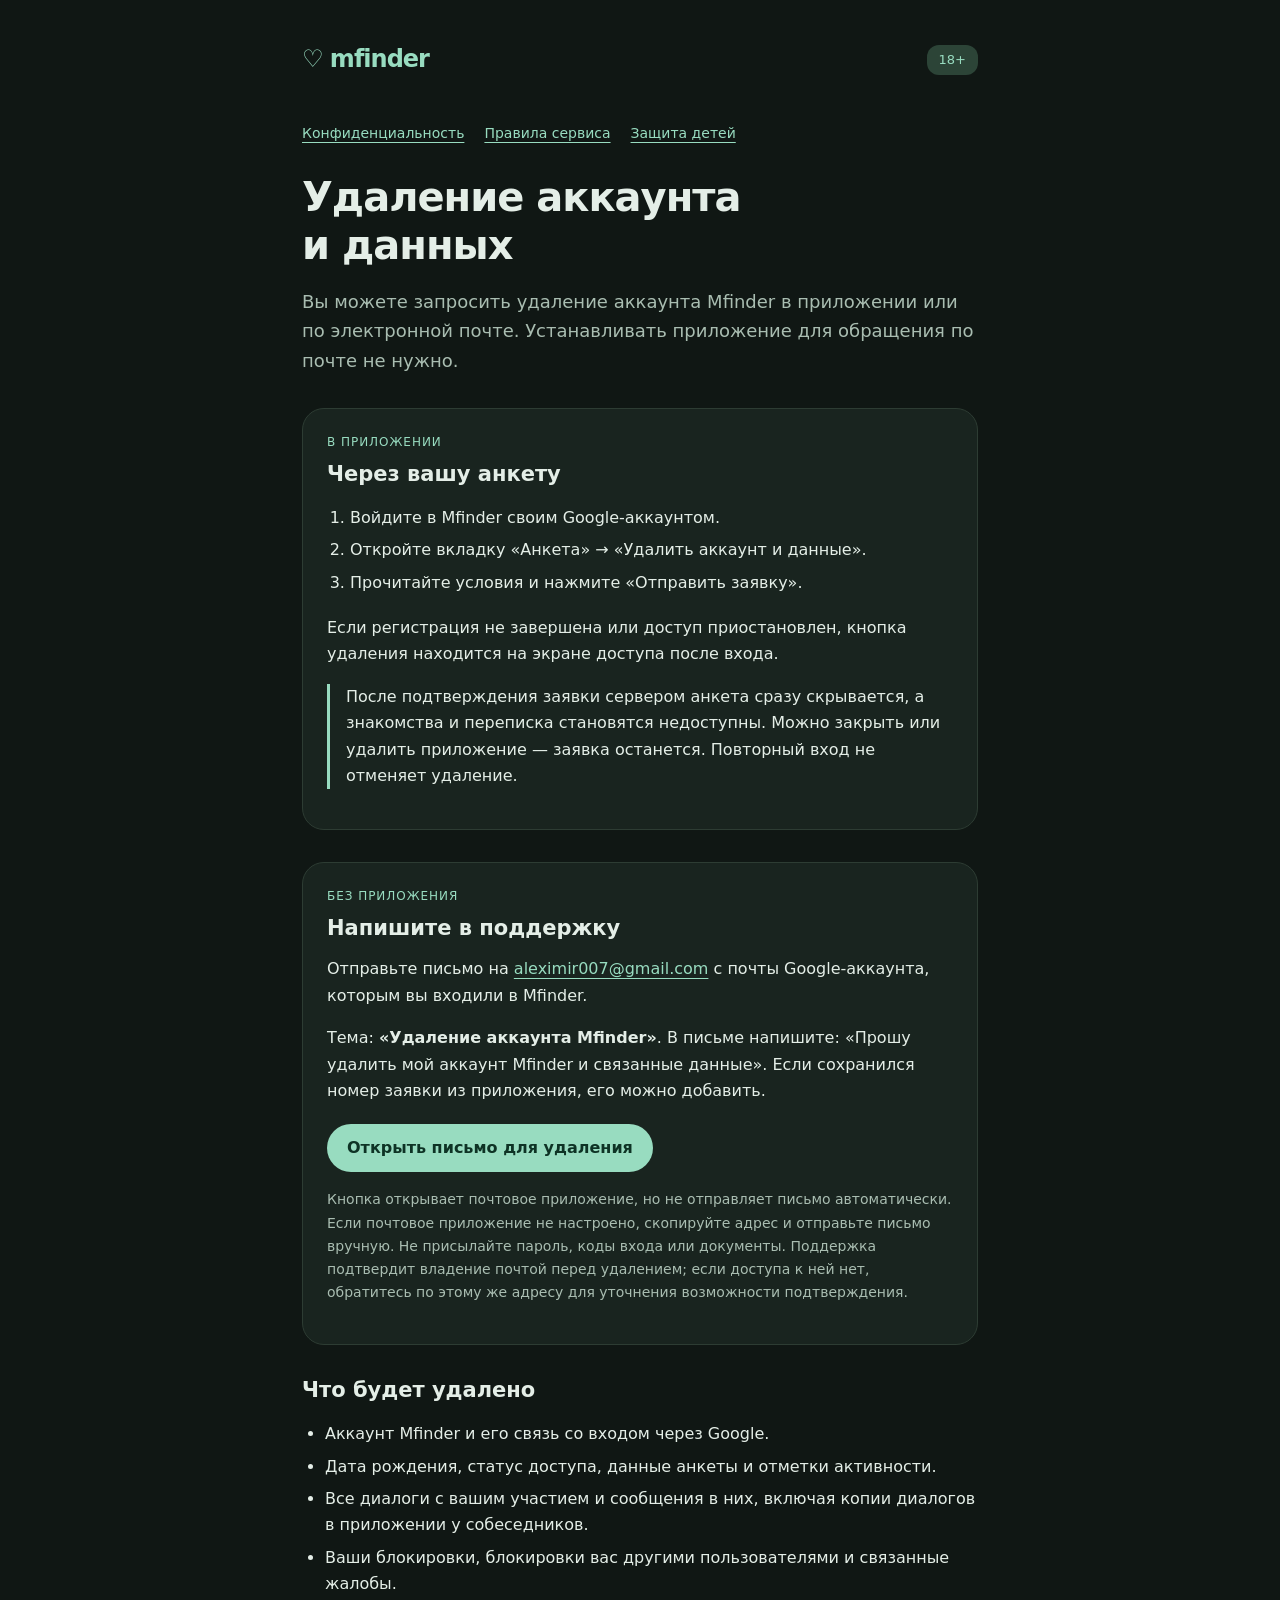
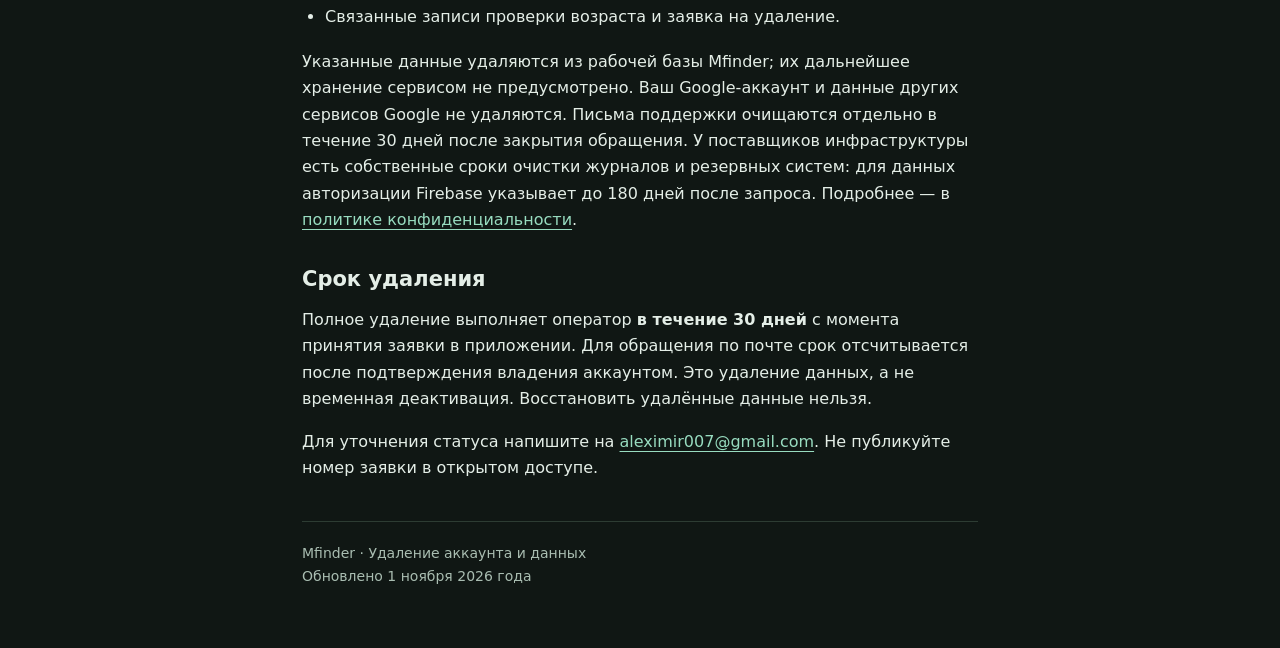
<file: index.html>
<!doctype html>
<html lang="ru">
<head>
  <meta charset="utf-8">
  <meta name="viewport" content="width=device-width,initial-scale=1">
  <meta name="description" content="Как удалить аккаунт Mfinder и связанные данные: заявка в приложении или обращение по электронной почте без установки приложения.">
  <title>Удаление аккаунта и данных — Mfinder</title>
  <style>
    :root{color-scheme:dark;font:16px/1.65 system-ui,sans-serif;color:#e4eee7;background:#101714}
    *{box-sizing:border-box}body{margin:0}main{width:min(720px,100%);margin:auto;padding:40px 22px 60px}
    header{display:flex;justify-content:space-between;align-items:center;gap:16px;margin-bottom:42px}.brand{font-weight:650;font-size:24px;letter-spacing:-1px;color:#98dcc0}.age{font-size:13px;color:#98dcc0;background:#2c4437;padding:4px 12px;border-radius:12px}
    h1{font-size:clamp(28px,6vw,40px);line-height:1.2;letter-spacing:-1px;margin:0 0 18px}h2{font-size:21px;line-height:1.3;margin:0 0 14px}p{margin:0 0 16px}.intro{color:#a9bdb1;font-size:18px}
    section{margin-top:32px}section.method{background:#19241f;border:1px solid #2d3c33;border-radius:22px;padding:24px}.step{color:#98dcc0;font-size:12px;letter-spacing:.08em;text-transform:uppercase;margin-bottom:8px}
    a{color:#98dcc0;overflow-wrap:anywhere;text-underline-offset:4px}a.action{display:inline-flex;align-items:center;justify-content:center;min-height:48px;border-radius:24px;background:#98dcc0;color:#0e3325;text-decoration:none;padding:10px 20px;font-weight:600;margin:4px 0 16px}a:focus-visible{outline:3px solid #aacfff;outline-offset:5px}
    ol,ul{padding-left:23px;margin:0 0 16px}li{padding:3px 0}.muted,footer{color:#a9bdb1;font-size:14px}.notice{border-left:3px solid #98dcc0;padding-left:16px}footer{margin-top:40px;border-top:1px solid #2d3c33;padding-top:20px}strong{font-weight:600}
    @media(max-width:380px){main{padding:24px 16px 40px}section.method{padding:18px}header{margin-bottom:30px}}
  </style>
</head>
<body>
  <main>
    <header><span class="brand">♡ mfinder</span><span class="age">18+</span></header>
    <nav aria-label="Документы" style="display:flex;flex-wrap:wrap;gap:12px 20px;margin-bottom:28px;font-size:14px"><a href="./privacy.html">Конфиденциальность</a><a href="./terms.html">Правила сервиса</a><a href="./child-safety.html">Защита детей</a></nav>
    <h1>Удаление аккаунта<br>и данных</h1>
    <p class="intro">Вы можете запросить удаление аккаунта Mfinder в приложении или по электронной почте. Устанавливать приложение для обращения по почте не нужно.</p>
    <section class="method" aria-labelledby="in-app">
      <div class="step">В приложении</div>
      <h2 id="in-app">Через вашу анкету</h2>
      <ol>
        <li>Войдите в Mfinder своим Google-аккаунтом.</li>
        <li>Откройте вкладку «Анкета» → «Удалить аккаунт и данные».</li>
        <li>Прочитайте условия и нажмите «Отправить заявку».</li>
      </ol>
      <p>Если регистрация не завершена или доступ приостановлен, кнопка удаления находится на экране доступа после входа.</p>
      <p class="notice">После подтверждения заявки сервером анкета сразу скрывается, а знакомства и переписка становятся недоступны. Можно закрыть или удалить приложение — заявка останется. Повторный вход не отменяет удаление.</p>
    </section>
    <section class="method" aria-labelledby="by-email">
      <div class="step">Без приложения</div>
      <h2 id="by-email">Напишите в поддержку</h2>
      <p>Отправьте письмо на <a href="mailto:aleximir007@gmail.com">aleximir007@gmail.com</a> с почты Google-аккаунта, которым вы входили в Mfinder.</p>
      <p>Тема: <strong>«Удаление аккаунта Mfinder»</strong>. В письме напишите: «Прошу удалить мой аккаунт Mfinder и связанные данные». Если сохранился номер заявки из приложения, его можно добавить.</p>
      <a class="action" href="mailto:aleximir007@gmail.com?subject=%D0%A3%D0%B4%D0%B0%D0%BB%D0%B5%D0%BD%D0%B8%D0%B5%20%D0%B0%D0%BA%D0%BA%D0%B0%D1%83%D0%BD%D1%82%D0%B0%20Mfinder&amp;body=%D0%9F%D1%80%D0%BE%D1%88%D1%83%20%D1%83%D0%B4%D0%B0%D0%BB%D0%B8%D1%82%D1%8C%20%D0%BC%D0%BE%D0%B9%20%D0%B0%D0%BA%D0%BA%D0%B0%D1%83%D0%BD%D1%82%20Mfinder%20%D0%B8%20%D1%81%D0%B2%D1%8F%D0%B7%D0%B0%D0%BD%D0%BD%D1%8B%D0%B5%20%D0%B4%D0%B0%D0%BD%D0%BD%D1%8B%D0%B5.">Открыть письмо для удаления</a>
      <p class="muted">Кнопка открывает почтовое приложение, но не отправляет письмо автоматически. Если почтовое приложение не настроено, скопируйте адрес и отправьте письмо вручную. Не присылайте пароль, коды входа или документы. Поддержка подтвердит владение почтой перед удалением; если доступа к ней нет, обратитесь по этому же адресу для уточнения возможности подтверждения.</p>
    </section>
    <section aria-labelledby="what">
      <h2 id="what">Что будет удалено</h2>
      <ul>
        <li>Аккаунт Mfinder и его связь со входом через Google.</li>
        <li>Дата рождения, статус доступа, данные анкеты и отметки активности.</li>
        <li>Все диалоги с вашим участием и сообщения в них, включая копии диалогов в приложении у собеседников.</li>
        <li>Ваши блокировки, блокировки вас другими пользователями и связанные жалобы.</li>
        <li>Связанные записи проверки возраста и заявка на удаление.</li>
      </ul>
      <p>Указанные данные удаляются из рабочей базы Mfinder; их дальнейшее хранение сервисом не предусмотрено. Ваш Google-аккаунт и данные других сервисов Google не удаляются. Письма поддержки очищаются отдельно в течение 30 дней после закрытия обращения. У поставщиков инфраструктуры есть собственные сроки очистки журналов и резервных систем: для данных авторизации Firebase указывает до 180 дней после запроса. Подробнее — в <a href="./privacy.html">политике конфиденциальности</a>.</p>
    </section>
    <section aria-labelledby="when">
      <h2 id="when">Срок удаления</h2>
      <p>Полное удаление выполняет оператор <strong>в течение 30 дней</strong> с момента принятия заявки в приложении. Для обращения по почте срок отсчитывается после подтверждения владения аккаунтом. Это удаление данных, а не временная деактивация. Восстановить удалённые данные нельзя.</p>
      <p>Для уточнения статуса напишите на <a href="mailto:aleximir007@gmail.com">aleximir007@gmail.com</a>. Не публикуйте номер заявки в открытом доступе.</p>
    </section>
    <footer>Mfinder · Удаление аккаунта и данных<br>Обновлено 1 ноября 2026 года</footer>
  </main>
</body>
</html>
</file>
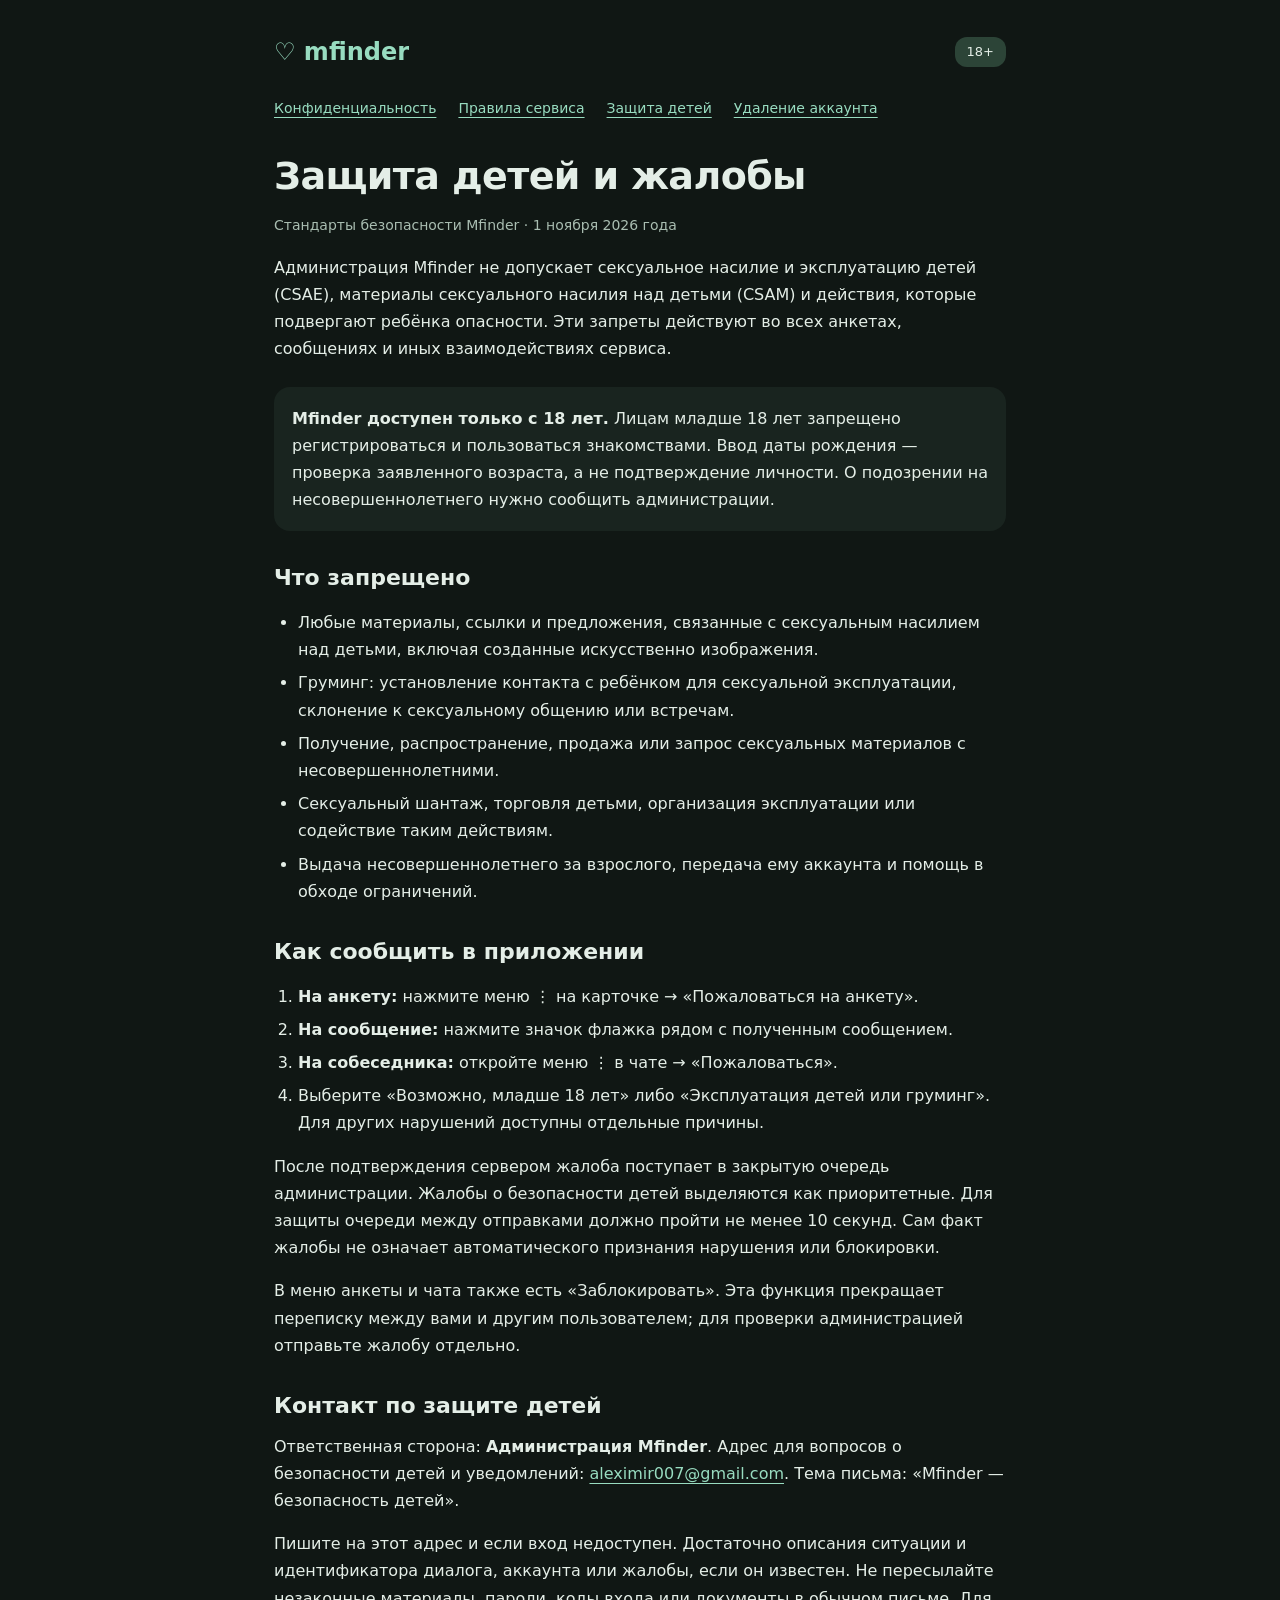
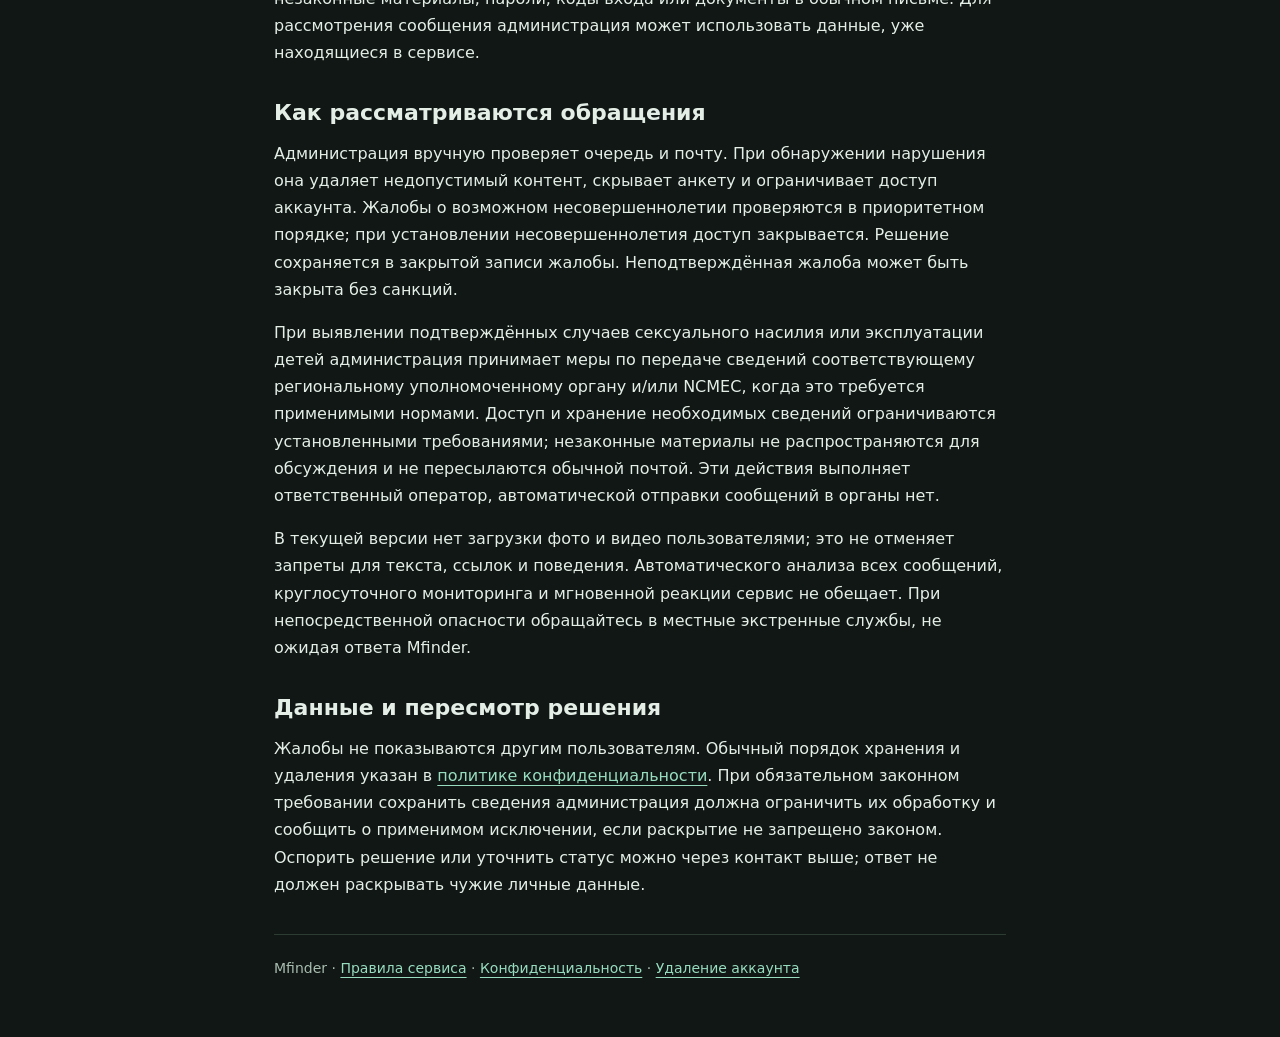
<file: child-safety.html>
<!doctype html>
<html lang="ru"><head><meta charset="utf-8"><meta name="viewport" content="width=device-width,initial-scale=1"><meta name="description" content="Стандарты Mfinder против сексуального насилия и эксплуатации детей, жалобы, модерация и контакт по безопасности."><title>Защита детей и жалобы — Mfinder</title><link rel="stylesheet" href="./legal.css"></head>
<body><main>
<header><a class="brand" href="./">♡ mfinder</a><span class="age">18+</span></header>
<nav aria-label="Документы"><a href="./privacy.html">Конфиденциальность</a><a href="./terms.html">Правила сервиса</a><a href="./child-safety.html" aria-current="page">Защита детей</a><a href="./">Удаление аккаунта</a></nav>
<h1>Защита детей и жалобы</h1><p class="meta">Стандарты безопасности Mfinder · 1 ноября 2026 года</p>
<p>Администрация Mfinder не допускает сексуальное насилие и эксплуатацию детей (CSAE), материалы сексуального насилия над детьми (CSAM) и действия, которые подвергают ребёнка опасности. Эти запреты действуют во всех анкетах, сообщениях и иных взаимодействиях сервиса.</p>
<div class="notice"><strong>Mfinder доступен только с 18 лет.</strong> Лицам младше 18 лет запрещено регистрироваться и пользоваться знакомствами. Ввод даты рождения — проверка заявленного возраста, а не подтверждение личности. О подозрении на несовершеннолетнего нужно сообщить администрации.</div>
<h2>Что запрещено</h2><ul>
<li>Любые материалы, ссылки и предложения, связанные с сексуальным насилием над детьми, включая созданные искусственно изображения.</li>
<li>Груминг: установление контакта с ребёнком для сексуальной эксплуатации, склонение к сексуальному общению или встречам.</li>
<li>Получение, распространение, продажа или запрос сексуальных материалов с несовершеннолетними.</li>
<li>Сексуальный шантаж, торговля детьми, организация эксплуатации или содействие таким действиям.</li>
<li>Выдача несовершеннолетнего за взрослого, передача ему аккаунта и помощь в обходе ограничений.</li>
</ul>
<h2>Как сообщить в приложении</h2><ol>
<li><strong>На анкету:</strong> нажмите меню ⋮ на карточке → «Пожаловаться на анкету».</li>
<li><strong>На сообщение:</strong> нажмите значок флажка рядом с полученным сообщением.</li>
<li><strong>На собеседника:</strong> откройте меню ⋮ в чате → «Пожаловаться».</li>
<li>Выберите «Возможно, младше 18 лет» либо «Эксплуатация детей или груминг». Для других нарушений доступны отдельные причины.</li>
</ol>
<p>После подтверждения сервером жалоба поступает в закрытую очередь администрации. Жалобы о безопасности детей выделяются как приоритетные. Для защиты очереди между отправками должно пройти не менее 10 секунд. Сам факт жалобы не означает автоматического признания нарушения или блокировки.</p>
<p>В меню анкеты и чата также есть «Заблокировать». Эта функция прекращает переписку между вами и другим пользователем; для проверки администрацией отправьте жалобу отдельно.</p>
<h2>Контакт по защите детей</h2>
<p>Ответственная сторона: <strong>Администрация Mfinder</strong>. Адрес для вопросов о безопасности детей и уведомлений: <a href="mailto:aleximir007@gmail.com?subject=Mfinder%20%E2%80%94%20%D0%B1%D0%B5%D0%B7%D0%BE%D0%BF%D0%B0%D1%81%D0%BD%D0%BE%D1%81%D1%82%D1%8C%20%D0%B4%D0%B5%D1%82%D0%B5%D0%B9">aleximir007@gmail.com</a>. Тема письма: «Mfinder — безопасность детей».</p>
<p>Пишите на этот адрес и если вход недоступен. Достаточно описания ситуации и идентификатора диалога, аккаунта или жалобы, если он известен. Не пересылайте незаконные материалы, пароли, коды входа или документы в обычном письме. Для рассмотрения сообщения администрация может использовать данные, уже находящиеся в сервисе.</p>
<h2>Как рассматриваются обращения</h2>
<p>Администрация вручную проверяет очередь и почту. При обнаружении нарушения она удаляет недопустимый контент, скрывает анкету и ограничивает доступ аккаунта. Жалобы о возможном несовершеннолетии проверяются в приоритетном порядке; при установлении несовершеннолетия доступ закрывается. Решение сохраняется в закрытой записи жалобы. Неподтверждённая жалоба может быть закрыта без санкций.</p>
<p>При выявлении подтверждённых случаев сексуального насилия или эксплуатации детей администрация принимает меры по передаче сведений соответствующему региональному уполномоченному органу и/или NCMEC, когда это требуется применимыми нормами. Доступ и хранение необходимых сведений ограничиваются установленными требованиями; незаконные материалы не распространяются для обсуждения и не пересылаются обычной почтой. Эти действия выполняет ответственный оператор, автоматической отправки сообщений в органы нет.</p>
<p>В текущей версии нет загрузки фото и видео пользователями; это не отменяет запреты для текста, ссылок и поведения. Автоматического анализа всех сообщений, круглосуточного мониторинга и мгновенной реакции сервис не обещает. При непосредственной опасности обращайтесь в местные экстренные службы, не ожидая ответа Mfinder.</p>
<h2>Данные и пересмотр решения</h2><p>Жалобы не показываются другим пользователям. Обычный порядок хранения и удаления указан в <a href="./privacy.html">политике конфиденциальности</a>. При обязательном законном требовании сохранить сведения администрация должна ограничить их обработку и сообщить о применимом исключении, если раскрытие не запрещено законом. Оспорить решение или уточнить статус можно через контакт выше; ответ не должен раскрывать чужие личные данные.</p>
<footer>Mfinder · <a href="./terms.html">Правила сервиса</a> · <a href="./privacy.html">Конфиденциальность</a> · <a href="./">Удаление аккаунта</a></footer>
</main></body></html>
</file>
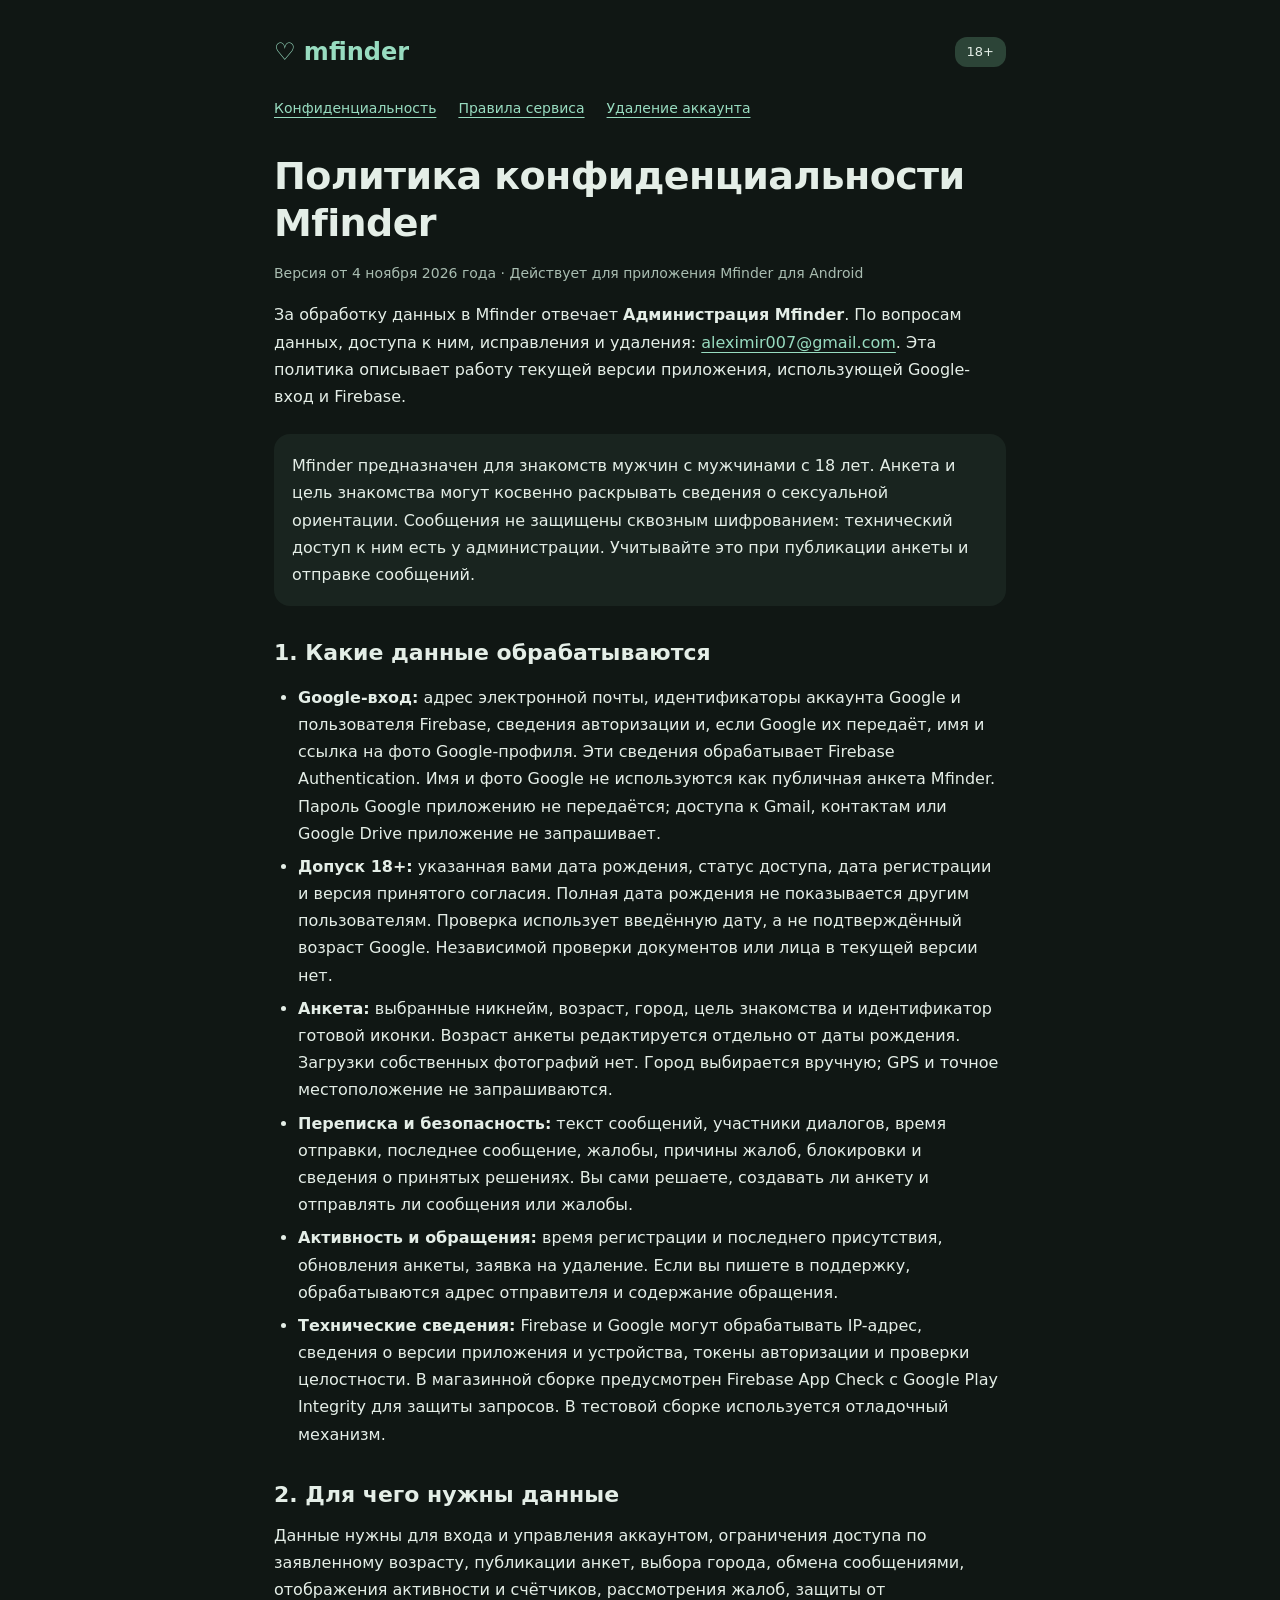
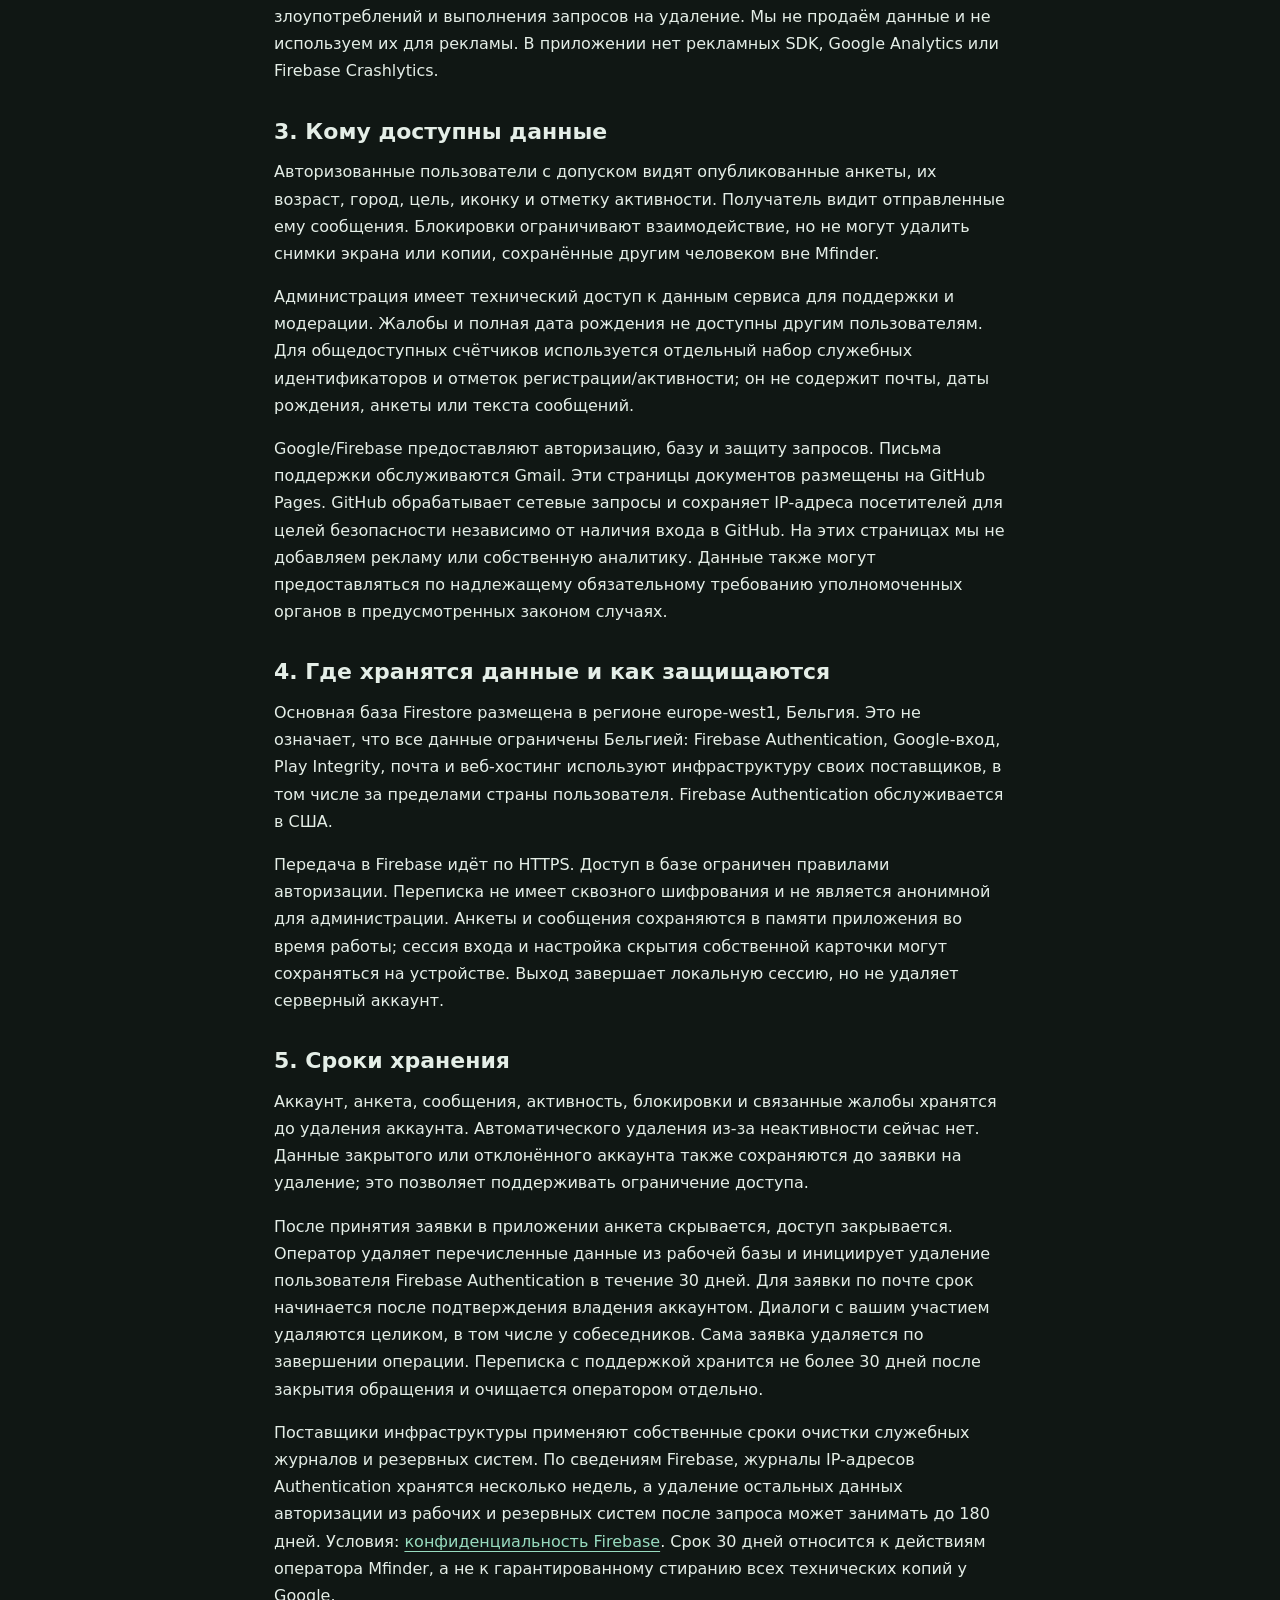
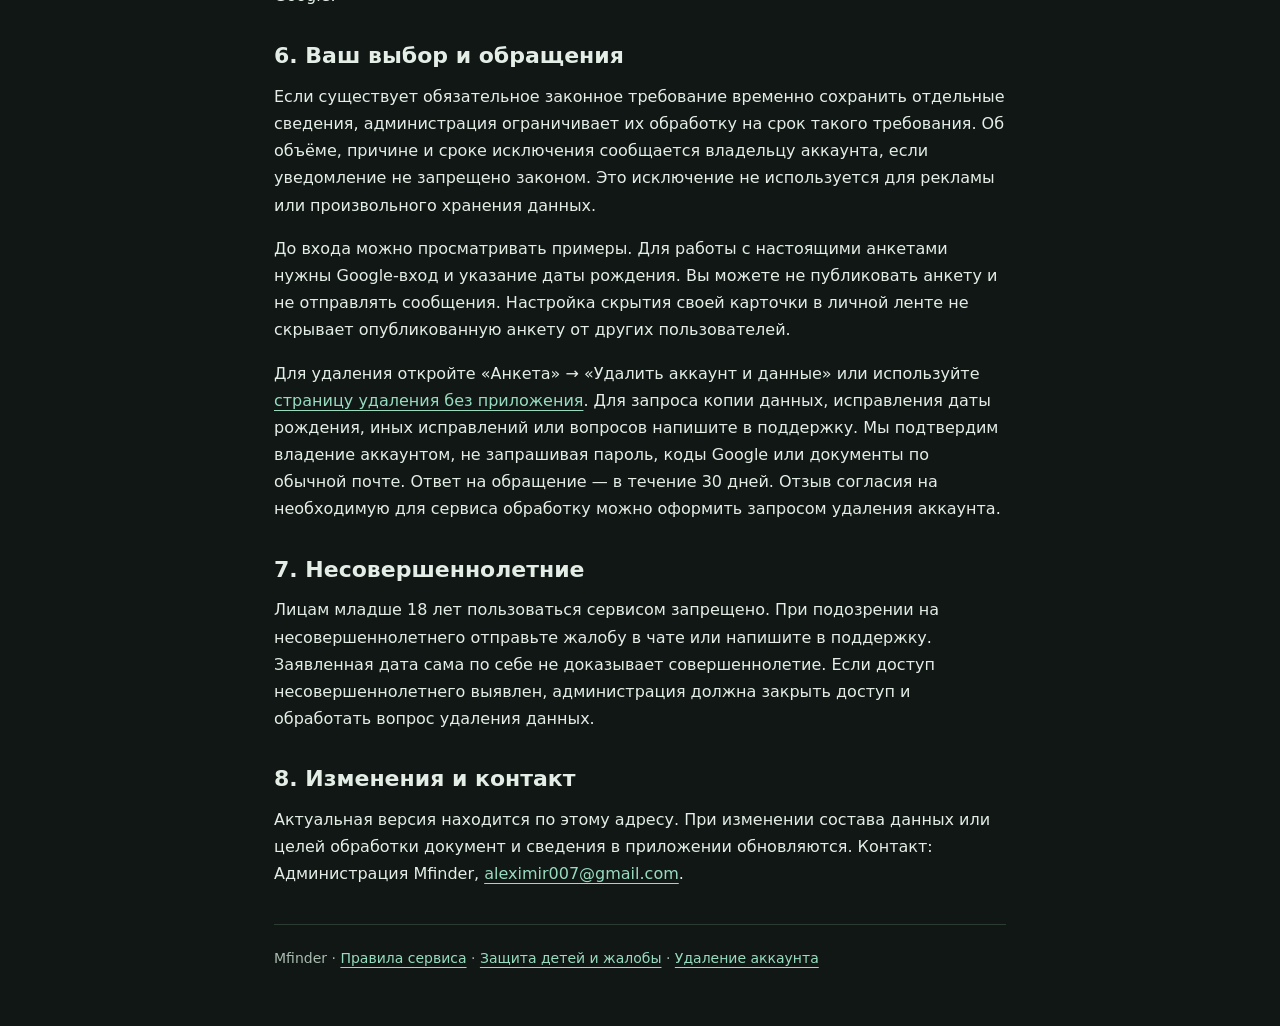
<file: privacy.html>
<!doctype html>
<html lang="ru"><head><meta charset="utf-8"><meta name="viewport" content="width=device-width,initial-scale=1"><meta name="description" content="Политика конфиденциальности Mfinder: данные Google-входа, анкеты, переписка, хранение и удаление."><title>Политика конфиденциальности — Mfinder</title><link rel="stylesheet" href="./legal.css"></head>
<body><main>
<header><a class="brand" href="./">♡ mfinder</a><span class="age">18+</span></header>
<nav aria-label="Документы"><a href="./privacy.html" aria-current="page">Конфиденциальность</a><a href="./terms.html">Правила сервиса</a><a href="./">Удаление аккаунта</a></nav>
<h1>Политика конфиденциальности Mfinder</h1>
<p class="meta">Версия от 4 ноября 2026 года · Действует для приложения Mfinder для Android</p>
<p>За обработку данных в Mfinder отвечает <strong>Администрация Mfinder</strong>. По вопросам данных, доступа к ним, исправления и удаления: <a href="mailto:aleximir007@gmail.com">aleximir007@gmail.com</a>. Эта политика описывает работу текущей версии приложения, использующей Google-вход и Firebase.</p>
<div class="notice">Mfinder предназначен для знакомств мужчин с мужчинами с 18 лет. Анкета и цель знакомства могут косвенно раскрывать сведения о сексуальной ориентации. Сообщения не защищены сквозным шифрованием: технический доступ к ним есть у администрации. Учитывайте это при публикации анкеты и отправке сообщений.</div>
<h2>1. Какие данные обрабатываются</h2>
<ul>
<li><strong>Google-вход:</strong> адрес электронной почты, идентификаторы аккаунта Google и пользователя Firebase, сведения авторизации и, если Google их передаёт, имя и ссылка на фото Google-профиля. Эти сведения обрабатывает Firebase Authentication. Имя и фото Google не используются как публичная анкета Mfinder. Пароль Google приложению не передаётся; доступа к Gmail, контактам или Google Drive приложение не запрашивает.</li>
<li><strong>Допуск 18+:</strong> указанная вами дата рождения, статус доступа, дата регистрации и версия принятого согласия. Полная дата рождения не показывается другим пользователям. Проверка использует введённую дату, а не подтверждённый возраст Google. Независимой проверки документов или лица в текущей версии нет.</li>
<li><strong>Анкета:</strong> выбранные никнейм, возраст, город, цель знакомства и идентификатор готовой иконки. Возраст анкеты редактируется отдельно от даты рождения. Загрузки собственных фотографий нет. Город выбирается вручную; GPS и точное местоположение не запрашиваются.</li>
<li><strong>Переписка и безопасность:</strong> текст сообщений, участники диалогов, время отправки, последнее сообщение, жалобы, причины жалоб, блокировки и сведения о принятых решениях. Вы сами решаете, создавать ли анкету и отправлять ли сообщения или жалобы.</li>
<li><strong>Активность и обращения:</strong> время регистрации и последнего присутствия, обновления анкеты, заявка на удаление. Если вы пишете в поддержку, обрабатываются адрес отправителя и содержание обращения.</li>
<li><strong>Технические сведения:</strong> Firebase и Google могут обрабатывать IP-адрес, сведения о версии приложения и устройства, токены авторизации и проверки целостности. В магазинной сборке предусмотрен Firebase App Check с Google Play Integrity для защиты запросов. В тестовой сборке используется отладочный механизм.</li>
</ul>
<h2>2. Для чего нужны данные</h2>
<p>Данные нужны для входа и управления аккаунтом, ограничения доступа по заявленному возрасту, публикации анкет, выбора города, обмена сообщениями, отображения активности и счётчиков, рассмотрения жалоб, защиты от злоупотреблений и выполнения запросов на удаление. Мы не продаём данные и не используем их для рекламы. В приложении нет рекламных SDK, Google Analytics или Firebase Crashlytics.</p>
<h2>3. Кому доступны данные</h2>
<p>Авторизованные пользователи с допуском видят опубликованные анкеты, их возраст, город, цель, иконку и отметку активности. Получатель видит отправленные ему сообщения. Блокировки ограничивают взаимодействие, но не могут удалить снимки экрана или копии, сохранённые другим человеком вне Mfinder.</p>
<p>Администрация имеет технический доступ к данным сервиса для поддержки и модерации. Жалобы и полная дата рождения не доступны другим пользователям. Для общедоступных счётчиков используется отдельный набор служебных идентификаторов и отметок регистрации/активности; он не содержит почты, даты рождения, анкеты или текста сообщений.</p>
<p>Google/Firebase предоставляют авторизацию, базу и защиту запросов. Письма поддержки обслуживаются Gmail. Эти страницы документов размещены на GitHub Pages. GitHub обрабатывает сетевые запросы и сохраняет IP-адреса посетителей для целей безопасности независимо от наличия входа в GitHub. На этих страницах мы не добавляем рекламу или собственную аналитику. Данные также могут предоставляться по надлежащему обязательному требованию уполномоченных органов в предусмотренных законом случаях.</p>
<h2>4. Где хранятся данные и как защищаются</h2>
<p>Основная база Firestore размещена в регионе europe-west1, Бельгия. Это не означает, что все данные ограничены Бельгией: Firebase Authentication, Google-вход, Play Integrity, почта и веб-хостинг используют инфраструктуру своих поставщиков, в том числе за пределами страны пользователя. Firebase Authentication обслуживается в США.</p>
<p>Передача в Firebase идёт по HTTPS. Доступ в базе ограничен правилами авторизации. Переписка не имеет сквозного шифрования и не является анонимной для администрации. Анкеты и сообщения сохраняются в памяти приложения во время работы; сессия входа и настройка скрытия собственной карточки могут сохраняться на устройстве. Выход завершает локальную сессию, но не удаляет серверный аккаунт.</p>
<h2>5. Сроки хранения</h2>
<p>Аккаунт, анкета, сообщения, активность, блокировки и связанные жалобы хранятся до удаления аккаунта. Автоматического удаления из-за неактивности сейчас нет. Данные закрытого или отклонённого аккаунта также сохраняются до заявки на удаление; это позволяет поддерживать ограничение доступа.</p>
<p>После принятия заявки в приложении анкета скрывается, доступ закрывается. Оператор удаляет перечисленные данные из рабочей базы и инициирует удаление пользователя Firebase Authentication в течение 30 дней. Для заявки по почте срок начинается после подтверждения владения аккаунтом. Диалоги с вашим участием удаляются целиком, в том числе у собеседников. Сама заявка удаляется по завершении операции. Переписка с поддержкой хранится не более 30 дней после закрытия обращения и очищается оператором отдельно.</p>
<p>Поставщики инфраструктуры применяют собственные сроки очистки служебных журналов и резервных систем. По сведениям Firebase, журналы IP-адресов Authentication хранятся несколько недель, а удаление остальных данных авторизации из рабочих и резервных систем после запроса может занимать до 180 дней. Условия: <a href="https://firebase.google.com/support/privacy">конфиденциальность Firebase</a>. Срок 30 дней относится к действиям оператора Mfinder, а не к гарантированному стиранию всех технических копий у Google.</p>
<h2>6. Ваш выбор и обращения</h2>
<p>Если существует обязательное законное требование временно сохранить отдельные сведения, администрация ограничивает их обработку на срок такого требования. Об объёме, причине и сроке исключения сообщается владельцу аккаунта, если уведомление не запрещено законом. Это исключение не используется для рекламы или произвольного хранения данных.</p>
<p>До входа можно просматривать примеры. Для работы с настоящими анкетами нужны Google-вход и указание даты рождения. Вы можете не публиковать анкету и не отправлять сообщения. Настройка скрытия своей карточки в личной ленте не скрывает опубликованную анкету от других пользователей.</p>
<p>Для удаления откройте «Анкета» → «Удалить аккаунт и данные» или используйте <a href="./">страницу удаления без приложения</a>. Для запроса копии данных, исправления даты рождения, иных исправлений или вопросов напишите в поддержку. Мы подтвердим владение аккаунтом, не запрашивая пароль, коды Google или документы по обычной почте. Ответ на обращение — в течение 30 дней. Отзыв согласия на необходимую для сервиса обработку можно оформить запросом удаления аккаунта.</p>
<h2>7. Несовершеннолетние</h2>
<p>Лицам младше 18 лет пользоваться сервисом запрещено. При подозрении на несовершеннолетнего отправьте жалобу в чате или напишите в поддержку. Заявленная дата сама по себе не доказывает совершеннолетие. Если доступ несовершеннолетнего выявлен, администрация должна закрыть доступ и обработать вопрос удаления данных.</p>
<h2>8. Изменения и контакт</h2>
<p>Актуальная версия находится по этому адресу. При изменении состава данных или целей обработки документ и сведения в приложении обновляются. Контакт: Администрация Mfinder, <a href="mailto:aleximir007@gmail.com">aleximir007@gmail.com</a>.</p>
<footer>Mfinder · <a href="./terms.html">Правила сервиса</a> · <a href="./child-safety.html">Защита детей и жалобы</a> · <a href="./">Удаление аккаунта</a></footer>
</main></body></html>
</file>
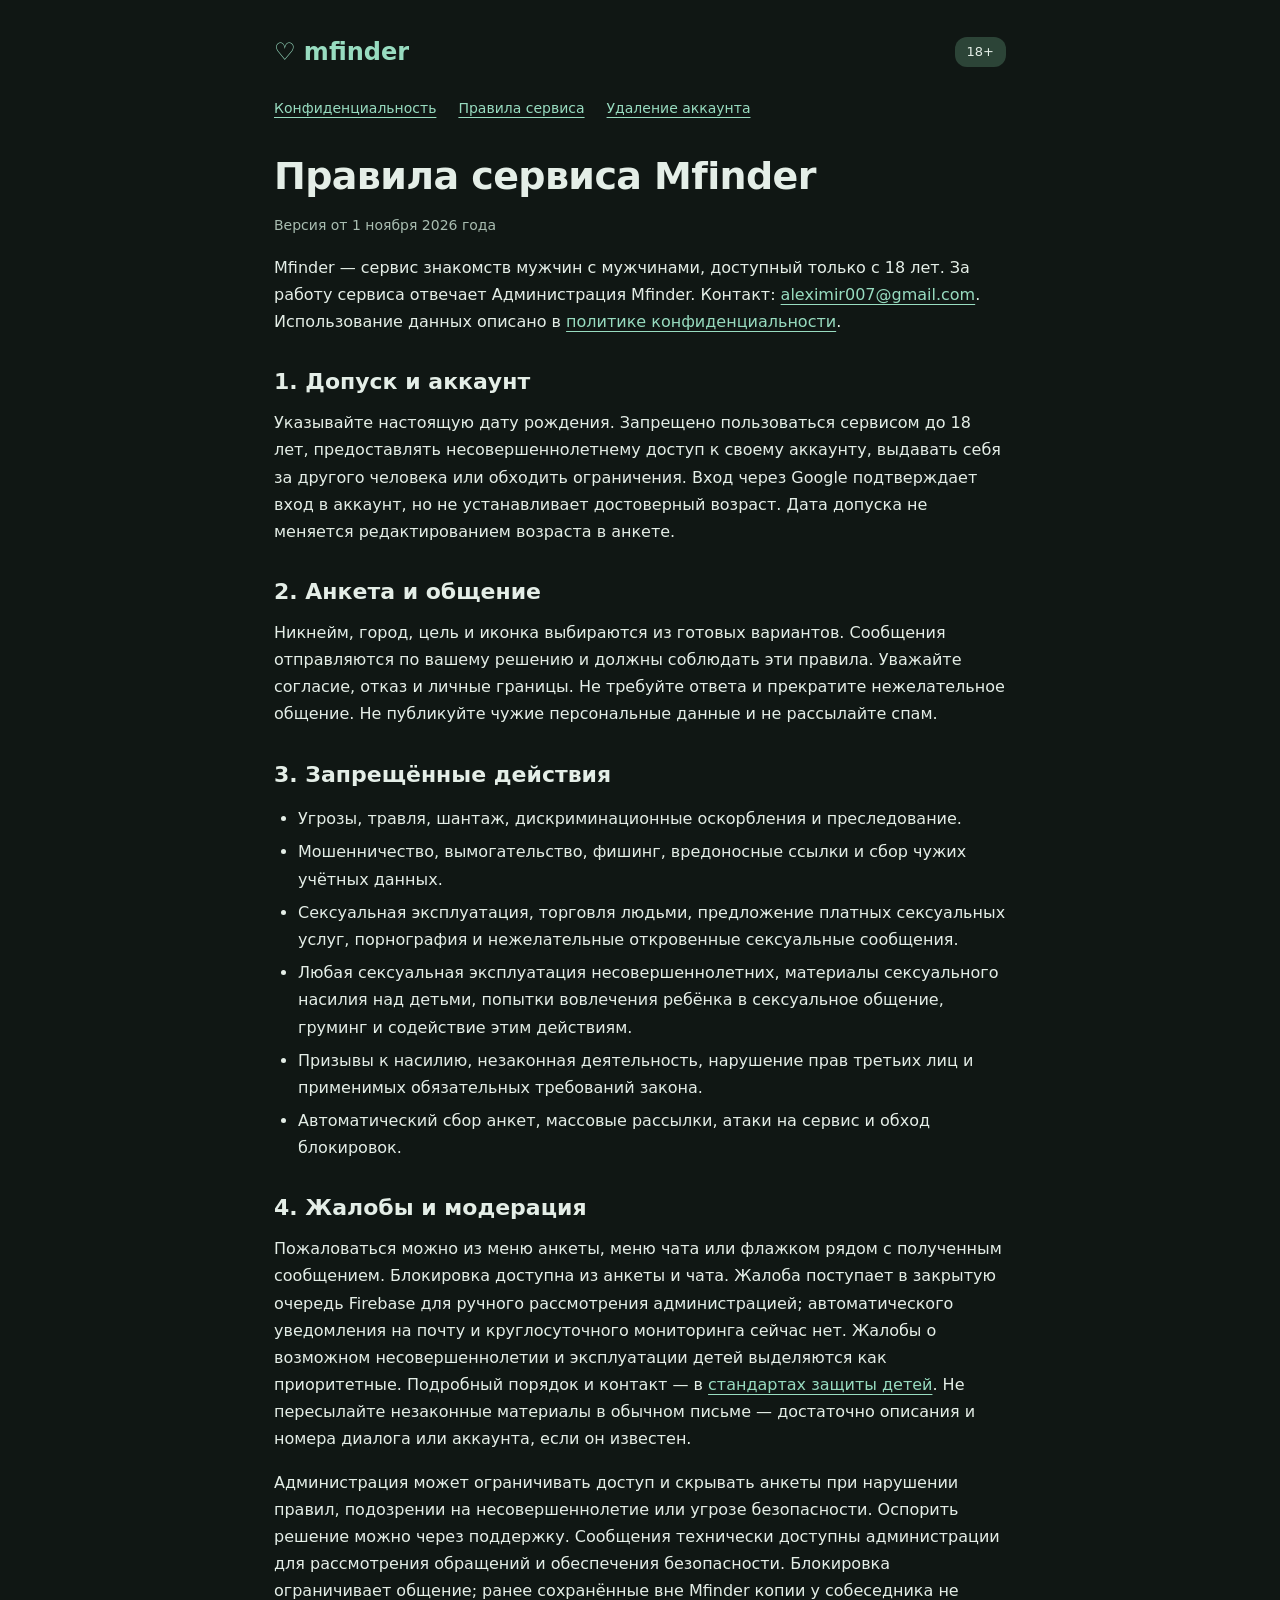
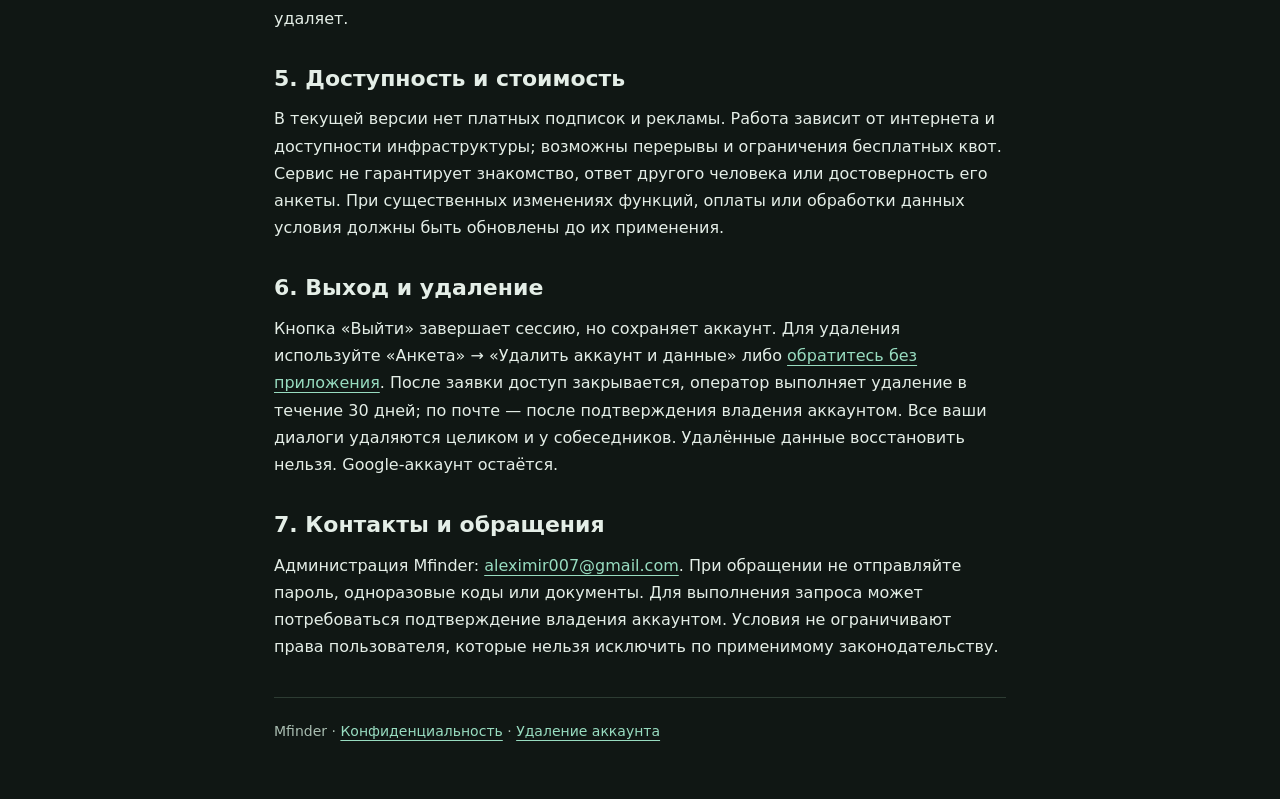
<file: terms.html>
<!doctype html>
<html lang="ru"><head><meta charset="utf-8"><meta name="viewport" content="width=device-width,initial-scale=1"><meta name="description" content="Правила сервиса Mfinder: доступ 18+, общение, жалобы, блокировки и удаление аккаунта."><title>Правила сервиса — Mfinder</title><link rel="stylesheet" href="./legal.css"></head>
<body><main>
<header><a class="brand" href="./">♡ mfinder</a><span class="age">18+</span></header>
<nav aria-label="Документы"><a href="./privacy.html">Конфиденциальность</a><a href="./terms.html" aria-current="page">Правила сервиса</a><a href="./">Удаление аккаунта</a></nav>
<h1>Правила сервиса Mfinder</h1><p class="meta">Версия от 1 ноября 2026 года</p>
<p>Mfinder — сервис знакомств мужчин с мужчинами, доступный только с 18 лет. За работу сервиса отвечает Администрация Mfinder. Контакт: <a href="mailto:aleximir007@gmail.com">aleximir007@gmail.com</a>. Использование данных описано в <a href="./privacy.html">политике конфиденциальности</a>.</p>
<h2>1. Допуск и аккаунт</h2><p>Указывайте настоящую дату рождения. Запрещено пользоваться сервисом до 18 лет, предоставлять несовершеннолетнему доступ к своему аккаунту, выдавать себя за другого человека или обходить ограничения. Вход через Google подтверждает вход в аккаунт, но не устанавливает достоверный возраст. Дата допуска не меняется редактированием возраста в анкете.</p>
<h2>2. Анкета и общение</h2><p>Никнейм, город, цель и иконка выбираются из готовых вариантов. Сообщения отправляются по вашему решению и должны соблюдать эти правила. Уважайте согласие, отказ и личные границы. Не требуйте ответа и прекратите нежелательное общение. Не публикуйте чужие персональные данные и не рассылайте спам.</p>
<h2>3. Запрещённые действия</h2><ul>
<li>Угрозы, травля, шантаж, дискриминационные оскорбления и преследование.</li>
<li>Мошенничество, вымогательство, фишинг, вредоносные ссылки и сбор чужих учётных данных.</li>
<li>Сексуальная эксплуатация, торговля людьми, предложение платных сексуальных услуг, порнография и нежелательные откровенные сексуальные сообщения.</li>
<li>Любая сексуальная эксплуатация несовершеннолетних, материалы сексуального насилия над детьми, попытки вовлечения ребёнка в сексуальное общение, груминг и содействие этим действиям.</li>
<li>Призывы к насилию, незаконная деятельность, нарушение прав третьих лиц и применимых обязательных требований закона.</li>
<li>Автоматический сбор анкет, массовые рассылки, атаки на сервис и обход блокировок.</li>
</ul>
<h2>4. Жалобы и модерация</h2><p>Пожаловаться можно из меню анкеты, меню чата или флажком рядом с полученным сообщением. Блокировка доступна из анкеты и чата. Жалоба поступает в закрытую очередь Firebase для ручного рассмотрения администрацией; автоматического уведомления на почту и круглосуточного мониторинга сейчас нет. Жалобы о возможном несовершеннолетии и эксплуатации детей выделяются как приоритетные. Подробный порядок и контакт — в <a href="./child-safety.html">стандартах защиты детей</a>. Не пересылайте незаконные материалы в обычном письме — достаточно описания и номера диалога или аккаунта, если он известен.</p>
<p>Администрация может ограничивать доступ и скрывать анкеты при нарушении правил, подозрении на несовершеннолетие или угрозе безопасности. Оспорить решение можно через поддержку. Сообщения технически доступны администрации для рассмотрения обращений и обеспечения безопасности. Блокировка ограничивает общение; ранее сохранённые вне Mfinder копии у собеседника не удаляет.</p>
<h2>5. Доступность и стоимость</h2><p>В текущей версии нет платных подписок и рекламы. Работа зависит от интернета и доступности инфраструктуры; возможны перерывы и ограничения бесплатных квот. Сервис не гарантирует знакомство, ответ другого человека или достоверность его анкеты. При существенных изменениях функций, оплаты или обработки данных условия должны быть обновлены до их применения.</p>
<h2>6. Выход и удаление</h2><p>Кнопка «Выйти» завершает сессию, но сохраняет аккаунт. Для удаления используйте «Анкета» → «Удалить аккаунт и данные» либо <a href="./">обратитесь без приложения</a>. После заявки доступ закрывается, оператор выполняет удаление в течение 30 дней; по почте — после подтверждения владения аккаунтом. Все ваши диалоги удаляются целиком и у собеседников. Удалённые данные восстановить нельзя. Google-аккаунт остаётся.</p>
<h2>7. Контакты и обращения</h2><p>Администрация Mfinder: <a href="mailto:aleximir007@gmail.com">aleximir007@gmail.com</a>. При обращении не отправляйте пароль, одноразовые коды или документы. Для выполнения запроса может потребоваться подтверждение владения аккаунтом. Условия не ограничивают права пользователя, которые нельзя исключить по применимому законодательству.</p>
<footer>Mfinder · <a href="./privacy.html">Конфиденциальность</a> · <a href="./">Удаление аккаунта</a></footer>
</main></body></html>
</file>
<file: legal.css>
:root{color-scheme:dark;font:16px/1.7 system-ui,sans-serif;color:#e4eee7;background:#101714}*{box-sizing:border-box}body{margin:0}main{width:min(780px,100%);margin:auto;padding:32px 24px 56px}header{display:flex;align-items:center;justify-content:space-between;gap:16px;margin-bottom:24px}.brand{font-size:24px;font-weight:650;color:#98dcc0;text-decoration:none}.age{font-size:13px;padding:4px 12px;background:#2c4437;border-radius:12px}nav{display:flex;flex-wrap:wrap;gap:12px 22px;margin-bottom:32px;font-size:14px}a{color:#98dcc0;text-underline-offset:4px;overflow-wrap:anywhere}a:focus-visible{outline:3px solid #aacfff;outline-offset:4px}h1{font-size:clamp(28px,5vw,38px);line-height:1.25;letter-spacing:-.6px;margin:0 0 14px}h2{font-size:22px;line-height:1.35;margin:32px 0 12px}p{margin:0 0 16px}li{margin:6px 0}ul,ol{padding-left:24px}.meta,footer{font-size:14px;color:#a9bdb1}.notice{padding:18px;background:#19241f;border-radius:16px;margin:24px 0}footer{border-top:1px solid #2d3c33;padding-top:22px;margin-top:36px}strong{font-weight:600}@media(max-width:380px){main{padding:24px 16px 40px}nav{gap:10px 16px}}
</file>
